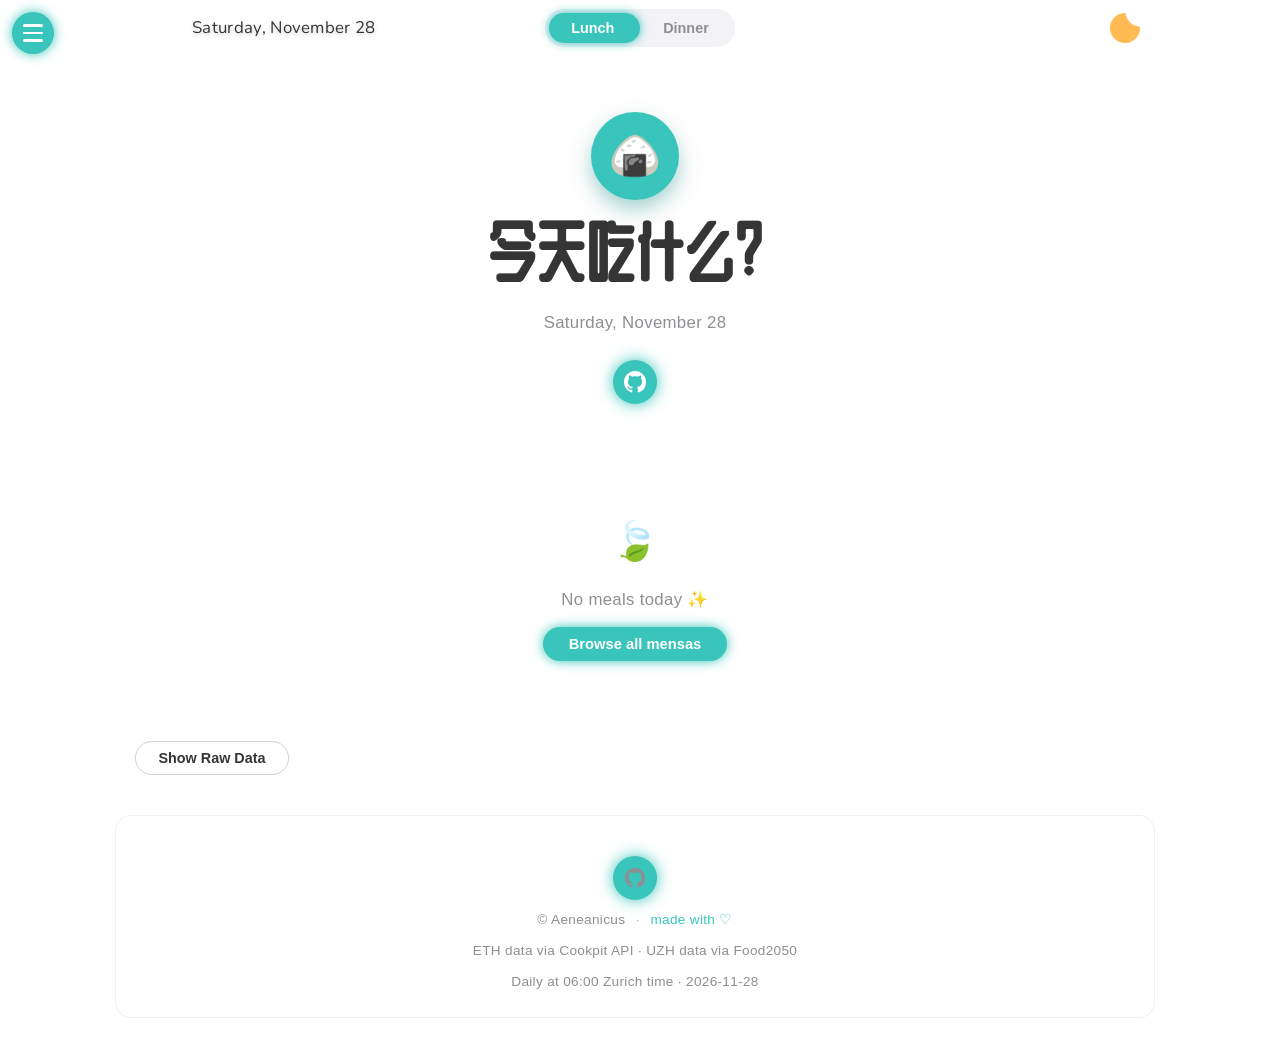
<file: index.html>
<!DOCTYPE html>
<html lang="en">
<head>
  <meta charset="utf-8">
  <title>Mensa Kawaii — 2026-11-28</title>
  <meta name="viewport" content="width=device-width,initial-scale=1">
  <meta name="description" content="ETH & UZH mensa menus with full nutrition — kawaii edition.">
  <link rel="preconnect" href="https://fonts.googleapis.com">
  <link rel="preconnect" href="https://fonts.gstatic.com" crossorigin>
  <!-- Display type: rounded modern sans (koharu ChillRound equivalent:
       Nunito for latin/digits + ZCOOL QingKe HuangYou for CJK) -->
  <link href="https://fonts.googleapis.com/css2?family=Nunito:wght@600;700;800&family=ZCOOL+QingKe+HuangYou&display=swap" rel="stylesheet">
  <link rel="stylesheet" href="style.css?v=ffa5111">
  <!-- FOUC prevention: apply the stored/system theme before first paint. -->
  <script>
    (function () {
      try {
        var t = localStorage.getItem('theme');
        if (!t) t = window.matchMedia('(prefers-color-scheme: dark)').matches ? 'dark' : 'light';
        document.documentElement.dataset.theme = t;
        if (t === 'dark') document.documentElement.classList.add('dark');
      } catch (e) { /* ignore */ }
    })();
  </script>
</head>
<body>
  <!-- Scroll progress (subtle primary bar). -->
  <div class="progress" id="progress" aria-hidden="true"></div>

  <!-- Hamburger: BODY-level fixed sibling of .app and #selector (containing-
       block trap avoidance, from the original eth-uzh-nutrition site). -->
  <button class="menu-btn" id="menu-btn" type="button"
          aria-label="Toggle mensa selector"
          aria-controls="selector" aria-expanded="false">
    <span class="menu-bar"></span>
    <span class="menu-bar"></span>
    <span class="menu-bar"></span>
  </button>

  <div class="app" id="app">

    <!-- ============ Header: kami glass bar ============
         blur(20px) saturate(180%) + --bg-opacity; opacity mapped to
         scroll depth (threshold 50px); hide on mobile past first screen -->
    <header class="site-header" id="site-header">
      <div class="header-inner">
        <span class="header-date" id="date-heading">Loading…</span>
        <div class="segmented" aria-label="Meal time">
          <span class="seg-thumb" aria-hidden="true"></span>
          <button class="seg-option active" type="button" data-meal="Lunch" aria-pressed="true">Lunch</button>
          <button class="seg-option" type="button" data-meal="Dinner" aria-pressed="false">Dinner</button>
        </div>
        <button class="theme-toggle" id="theme-toggle" type="button" aria-label="Toggle theme">
          <span class="toggle">
            <input type="checkbox" class="toggle-input" aria-hidden="true" tabindex="-1">
            <span class="toggle-indicator" aria-hidden="true"></span>
          </span>
        </button>
      </div>
    </header>

    <!-- ============ Intro: kami homepage pattern ============
         avatar-badge (glow copy) + TextUp title + introduce line.
         Lives OUTSIDE #content: renderContent() replaces main's
         innerHTML, so intro must be a sibling of main. -->
    <section class="intro">
      <div class="intro-badge" aria-hidden="true">🍙</div>
      <h1 class="intro-title" id="intro-title" aria-label="今天吃什么？">今天吃什么？</h1>
      <p class="intro-sub" id="intro-date">…</p>
      <!-- kami Social pattern: colored circle icons (GitHub octicon SVG,
           not the emoji — the emoji octopus renders poorly) -->
      <div class="intro-social">
        <a class="social-circle" href="https://github.com/LukasAxelsen/eth-uzh-nutrition-kawaii"
           target="_blank" rel="noopener" aria-label="GitHub repository">
          <svg viewBox="0 0 16 16" width="22" height="22" fill="currentColor" aria-hidden="true"><path d="M8 0C3.58 0 0 3.58 0 8c0 3.54 2.29 6.53 5.47 7.59.4.07.55-.17.55-.38 0-.19-.01-.82-.01-1.49-2.01.37-2.53-.49-2.69-.94-.09-.23-.48-.94-.82-1.13-.28-.15-.68-.52-.01-.53.63-.01 1.08.58 1.23.82.72 1.21 1.87.87 2.33.66.07-.52.28-.87.51-1.07-1.78-.2-3.64-.89-3.64-3.95 0-.87.31-1.59.82-2.15-.08-.2-.36-1.02.08-2.12 0 0 .67-.21 2.2.82.64-.18 1.32-.27 2-.27s1.36.09 2 .27c1.53-1.04 2.2-.82 2.2-.82.44 1.1.16 1.92.08 2.12.51.56.82 1.27.82 2.15 0 3.07-1.87 3.75-3.65 3.95.29.25.54.73.54 1.48 0 1.07-.01 1.93-.01 2.2 0 .21.15.46.55.38A8.01 8.01 0 0016 8c0-4.42-3.58-8-8-8z"/></svg>
        </a>
      </div>
    </section>

    <main class="main" id="content" aria-live="polite">
      <!-- Mensa sections are rendered here by app.js -->
      <div class="loading" id="loading"><span class="loading-emoji" aria-hidden="true">🍙</span><p>Loading menu data…</p></div>
    </main>

    <!-- ====================== Raw data ======================= -->
    <div class="raw-section">
      <button class="raw-btn" id="raw-toggle" type="button"
              aria-expanded="false" aria-controls="raw-panel">Show Raw Data</button>
      <div class="raw-panel" id="raw-panel">
        <div class="raw-head">
          <span class="raw-title">Raw Data</span>
          <button class="copy-btn" id="copy-btn" type="button">Copy</button>
        </div>
        <pre class="raw-text" id="raw-text"></pre>
      </div>
    </div>

    <!-- ============ Footer: kami glass + social circle ============ -->
    <footer class="footer">
      <a class="footer-social" href="https://github.com/LukasAxelsen/eth-uzh-nutrition-kawaii"
         target="_blank" rel="noopener" aria-label="GitHub repository">
        <svg viewBox="0 0 16 16" width="20" height="20" fill="currentColor" aria-hidden="true"><path d="M8 0C3.58 0 0 3.58 0 8c0 3.54 2.29 6.53 5.47 7.59.4.07.55-.17.55-.38 0-.19-.01-.82-.01-1.49-2.01.37-2.53-.49-2.69-.94-.09-.23-.48-.94-.82-1.13-.28-.15-.68-.52-.01-.53.63-.01 1.08.58 1.23.82.72 1.21 1.87.87 2.33.66.07-.52.28-.87.51-1.07-1.78-.2-3.64-.89-3.64-3.95 0-.87.31-1.59.82-2.15-.08-.2-.36-1.02.08-2.12 0 0 .67-.21 2.2.82.64-.18 1.32-.27 2-.27s1.36.09 2 .27c1.53-1.04 2.2-.82 2.2-.82.44 1.1.16 1.92.08 2.12.51.56.82 1.27.82 2.15 0 3.07-1.87 3.75-3.65 3.95.29.25.54.73.54 1.48 0 1.07-.01 1.93-.01 2.2 0 .21.15.46.55.38A8.01 8.01 0 0016 8c0-4.42-3.58-8-8-8z"/></svg>
      </a>
      <div class="footer-row">
        <span>© Aeneanicus</span>
        <span class="footer-dot">·</span>
        <span class="footer-heart">made with ♡</span>
      </div>
      <div class="footer-sources">
        ETH data via <a href="https://idapps.ethz.ch/cookpit-pub-services/v1/meals" target="_blank" rel="noopener">Cookpit API</a>
        ·
        UZH data via <a href="https://app.food2050.ch" target="_blank" rel="noopener">Food2050</a>
      </div>
      <div class="footer-updated">Daily at 06:00 Zurich time · <span id="footer-date">2026-11-28</span></div>
    </footer>
  </div>

  <!-- ============ Mensa selector: kami glass drawer ============ -->
  <div id="selector" class="selector" aria-label="Mensa selector" aria-hidden="true">
    <div class="selector-columns">
      <section class="selector-pane">
        <h3 class="selector-pane-title">Mensas</h3>
        <div class="selector-mensas"></div>
      </section>

      <section class="selector-pane">
        <h3 class="selector-pane-title">Groups</h3>
        <div class="selector-groups">
          <div class="group-rows"></div>
          <div class="group-add">
            <input id="group-input" type="text" placeholder="New group name"
                   aria-label="New group name" autocomplete="off">
            <button id="group-add-btn" type="button">Add</button>
            <span class="group-add-msg" id="group-add-msg" role="status" aria-live="polite"></span>
          </div>
        </div>
      </section>

      <section class="selector-prefs" aria-label="Effects">
        <label class="pref" title="Decorative motion (entry / number roll)">
          <input type="checkbox" id="motion-toggle"> <span>Motion</span>
        </label>
      </section>
    </div>
  </div>

  <script src="app.js?v=ffa5111"></script>
</body>
</html>
</file>
<file: style.css>
/* ============================================================
   Mensa Kawaii — style.css (kami-first redesign)

   Art direction: mx-space/kami (Innei) — "Colorful, flat, cute
   and comfortable".
   - semantic color tokens + iOS gray scale (variables.css)
   - teal primary (--green #39c5bb / dark #1f8f93), configurable
     by swapping one token
   - pure light/dark backgrounds (#fff / #111), no gradients
   - glass = floating layers only (header, drawer, footer):
     blur(20px) saturate(180%) + 72% alpha + scroll-driven opacity
   - homepage intro pattern: avatar-badge with glow copy, TextUp
     title, introduce line
   - colored capsule section titles with emoji slot (news-head)
   - flat cards: surface + hairline border + radius + hover shadow
   - primary-colored scrollbar / focus ring / selection

   Typography: koharu (ChillRound equivalent) — Nunito + ZCOOL
   QingKe HuangYou rounded display, system-rounded body, 0.02em
   tracking, tabular numbers for data.

   Reliability (kept from previous rewrite):
   - PROGRESSIVE ENHANCEMENT: content visible without JS; every
     hidden state lives under html.js
   - entry animations settle VISIBLE (static opacity:1 on .entered,
     keyframe only fills the delay window)
   ============================================================ */

/* ============================================================
   1. Design tokens — kami variables.css (verbatim values)
   ============================================================ */
:root {
  /* --- kami semantic colors --- */
  --red: rgb(255, 59, 48);
  --yellow: #ffc107;
  --blue: #6495ed;
  --green: #39c5bb;        /* teal — the primary */
  --brown: #795548;
  --purple: #8a2be2;
  --pink: #eb445a;
  --light-bg: #fff;
  --shallow: #eee;
  --black: #353535;

  /* --- kami iOS gray scale (hierarchy: 1 deepest -> 6 lightest) --- */
  --gray-1: #8e8e93;
  --gray-2: #aeaeb2;
  --gray-3: rgb(199, 199, 204);
  --gray-4: rgb(209, 209, 214);
  --gray-5: rgb(229, 229, 234);
  --gray-6: rgb(242, 242, 247);

  /* --- primary/secondary/accent: aliases to semantic colors --- */
  --primary: var(--green);
  --secondary: var(--yellow);
  --accent: var(--green);

  /* --- kami glass --- */
  --bg-opacity: rgba(255, 255, 255, 0.72);
  --glass-border: rgb(187 187 187 / 20%);

  /* --- kami shadows --- */
  --shadow-card: 0 0.625rem 1.875rem rgba(90, 97, 105, 0.12);
  --shadow-card-darker: 0 0 2rem rgba(0, 0, 0, 0.1);

  /* --- kami motion --- */
  --spring: cubic-bezier(0.34, 1.56, 0.64, 1);
  --ease: cubic-bezier(0.4, 0, 0.2, 1);

  /* --- layout & typography (koharu ChillRound equivalent) --- */
  --content-w: 1040px;
  --font-display: "Nunito", "ZCOOL QingKe HuangYou", "Yuanti SC", "YouYuan",
                  "PingFang SC", "Hiragino Sans GB", "Microsoft YaHei", sans-serif;
  --font-body: -apple-system, BlinkMacSystemFont, "Yuanti SC", "YouYuan",
               "Segoe UI", "PingFang SC", "Hiragino Sans GB", "Microsoft YaHei", sans-serif;
  --font-mono: ui-monospace, SFMono-Regular, "SF Mono", Menlo, Consolas, monospace;

  /* --- theme-toggle colors --- */
  --theme-toggle-color: #ffbb52;
  --theme-background-color: #17181c;
}

html.dark {
  color-scheme: dark;
  /* --- kami semantic colors (dark remap) --- */
  --red: rgb(255, 69, 58);
  --green: #1f8f93;        /* dark teal */
  --yellow: #ffc107;
  --blue: #6495ed;
  --brown: #c6aa9f;
  --purple: #b260ea;
  --pink: #eb4b63;
  --light-bg: #111;
  --shallow: #333;
  --black: #ddd;

  /* --- kami iOS gray scale (dark) --- */
  --gray-2: rgb(99, 99, 102);
  --gray-3: rgb(72, 72, 74);
  --gray-4: rgb(58, 58, 60);
  --gray-5: rgb(44, 44, 46);
  --gray-6: rgb(28, 28, 30);

  --primary: var(--green);
  --accent: var(--green);

  --bg-opacity: rgba(29, 29, 31, 0.72);
  --shadow-card-darker: 0 0 2rem rgba(0, 0, 0, 0.5);
}

/* kami: glass fallback for browsers without backdrop-filter */
@supports not (backdrop-filter: blur(1px)) {
  :root { --bg-opacity: #fff; }
  html.dark { --bg-opacity: rgba(29, 29, 31, 0.98); }
}

/* ============================================================
   2. Reset & base (kami theme.css essentials)
   ============================================================ */
*, *::before, *::after { box-sizing: border-box; margin: 0; padding: 0; }

html { scrollbar-gutter: stable; }

body {
  background-color: var(--light-bg);
  color: var(--black);
  font-family: var(--font-body);
  font-size: 16px;
  line-height: 1.7;
  letter-spacing: 0.02em;
  font-variant-numeric: tabular-nums;
  min-height: 100vh;
  -webkit-font-smoothing: antialiased;
  overscroll-behavior-y: none;
  transition: background-color 0.3s ease, color 0.3s ease;
}

h1, h2, h3, h4, h5, h6 { font-family: var(--font-display); font-weight: 700; }

button { font-family: inherit; cursor: pointer; -webkit-tap-highlight-color: transparent; }
a { color: inherit; text-decoration: none; }

/* kami: selection = primary background, white text */
::selection { background: var(--primary); color: #fff; }

html.scroll-locked { overflow: hidden; }

/* kami scrollbar: primary thumb */
::-webkit-scrollbar { width: 10px; height: 10px; background: var(--light-bg); }
::-webkit-scrollbar-thumb { background: var(--primary); border-radius: 5px; border: 3px solid var(--light-bg); }
::-webkit-scrollbar-thumb:hover { background: var(--green); }

/* kami: focus ring via primary box-shadow */
*:not(input):not(textarea):focus-visible {
  outline: 0 !important;
  box-shadow: var(--primary) 0px 0px 0px 2px !important;
}

/* kami global micro-transitions (color fast; box-shadow transitions
   live on the components that actually need them) */
body * {
  transition: color 0.1s ease, background-color 0.1s ease, border-color 0.1s ease;
}

/* ============================================================
   3. Scroll progress
   ============================================================ */
.progress {
  position: fixed;
  top: 0; left: 0; right: 0;
  height: 3px;
  z-index: 400;
  background: var(--primary);
  transform: scaleX(0);
  transform-origin: 0 50%;
  pointer-events: none;
}

/* ============================================================
   4. Header — kami glass bar
   (HeaderBase.tsx: opacity = position/50 clamped 0..1,
    hide only on mobile past the first screen height)
   ============================================================ */
.site-header {
  position: fixed;
  top: 0; left: 0; right: 0;
  z-index: 150;
  height: 56px;
  transition: transform 0.3s var(--ease);
}

.site-header::before {
  content: "";
  position: absolute;
  inset: 0;
  z-index: -1;
  backdrop-filter: blur(20px) saturate(180%);
  -webkit-backdrop-filter: blur(20px) saturate(180%);
  background-color: var(--bg-opacity);
  border-bottom: 1px solid var(--glass-border);
  opacity: var(--header-opacity, 0);
  transition: opacity 0.3s ease-out;
  pointer-events: none;
}
/* No-JS fallback: the glass bar must be visible without JS driving
   --header-opacity (progressive enhancement). */
html:not(.js) .site-header::before { opacity: 1; }

.site-header.hide { transform: translateY(-100%); }

.header-inner {
  max-width: var(--content-w);
  margin-inline: auto;
  padding: 0.75rem 4.5rem;
  display: flex;
  align-items: center;
  justify-content: center;
  gap: 1rem;
  position: relative;
  height: 100%;
}

.header-date {
  font-family: var(--font-display);
  font-size: 1.05rem;
  color: var(--black);
  text-shadow: 0 0.15rem 0.25rem rgba(0, 0, 0, 0.2);
  white-space: nowrap;
  position: absolute;
  left: 4.5rem;
}

.theme-toggle {
  position: absolute;
  right: 1rem;
  top: 50%;
  transform: translateY(-50%);
  background: none;
  border: none;
  padding: 0.25rem;
  color: var(--theme-toggle-color);
  transition: transform 0.3s ease;
}
.theme-toggle:hover { transform: translateY(-50%) scale(1.1); }

/* ============================================================
   5. Intro — kami homepage pattern
   (avatar-badge glow + TextUp title + introduce line)
   ============================================================ */
.intro {
  display: flex;
  flex-direction: column;
  align-items: center;
  text-align: center;
  gap: 1rem;
  padding: 7rem 1.25rem 4rem;
}

/* Avatar-badge: ROUNDED emoji tile (kami avatar is a circle) with a
   blurred self-copy glow (kami avatar-shadow pattern). */
.intro-badge {
  position: relative;
  width: 88px;
  height: 88px;
  border-radius: 100%;
  background: var(--primary);
  display: flex;
  align-items: center;
  justify-content: center;
  font-size: 2.6rem;
  box-shadow: var(--shadow-card);
}
.intro-badge::after {
  content: "";
  position: absolute;
  left: 0; top: 10%;
  z-index: -1;
  border-radius: 100%;
  width: 100%;
  height: 100%;
  background: var(--primary);
  filter: blur(10px) brightness(0.9) opacity(0.45);
  transform: scale(0.95);
}

.intro-title {
  font-family: var(--font-display);
  font-size: clamp(2.4rem, 7vw, 4rem);
  line-height: 1.2;
  color: var(--black);
}

/* Kami TextUp — progressive + settles visible:
   .entered also sets static opacity:1 AND transform:none, so after
   the keyframe (backwards fill = only the delay window) the chars
   stay in their final position (no 10px bounce-back). */
.js .intro-title .char {
  display: inline-block;
  white-space: pre;
  opacity: 0;
  transform: translateY(10px);
}
.js .intro-title.entered .char {
  opacity: 1;
  transform: translateY(0);
  animation: char-up 0.55s var(--spring) backwards;
  animation-delay: calc(var(--i) * 45ms);
}
@keyframes char-up {
  from { opacity: 0; transform: translateY(10px); }
  to { opacity: 1; transform: translateY(0); }
}

.intro-sub {
  font-size: clamp(0.9rem, 2.2vw, 1.05rem);
  color: var(--gray-1);
}

/* kami Social pattern: colored circle icons with spring hover */
.intro-social {
  display: flex;
  gap: 0.8rem;
  margin-top: 0.4rem;
}
.social-circle,
.footer-social {
  display: inline-flex;
  align-items: center;
  justify-content: center;
  width: 44px;
  height: 44px;
  border-radius: 50%;
  background: var(--primary);
  color: #fff;
  font-size: 1.3rem;
  box-shadow: 0 0 0.9rem var(--primary);
  transition: transform 0.3s var(--spring);
}
.social-circle:hover,
.footer-social:hover { transform: scale(1.12) rotate(8deg); }

/* ============================================================
   6. Segmented control
   ============================================================ */
.segmented {
  position: relative;
  display: inline-flex;
  background: var(--gray-6);
  border-radius: 999px;
  padding: 0.25rem;
  gap: 0.25rem;
}

.seg-thumb {
  position: absolute;
  top: 0.25rem; bottom: 0.25rem;
  left: 0.25rem;
  width: calc(50% - 0.25rem);
  border-radius: 999px;
  background: var(--primary);
  box-shadow: 0 0 0.6rem var(--primary);
  transition: transform 0.3s var(--ease);
}
.segmented[data-meal="Dinner"] .seg-thumb { transform: translateX(100%); }

.seg-option {
  position: relative;
  z-index: 1;
  border: none;
  background: none;
  padding: 0.45rem 1.4rem;
  font-size: 0.9rem;
  font-weight: 700;
  border-radius: 999px;
  color: var(--gray-1);
  transition: color 0.3s ease;
}
.seg-option.active { color: #fff; }

/* ============================================================
   7. Theme toggle — koharu sun/moon morph (verbatim)
   ============================================================ */
.toggle { display: block; cursor: pointer; }
.toggle-input { position: absolute; opacity: 0; pointer-events: none; }

.toggle-indicator {
  border-radius: 50%;
  width: 30px;
  height: 30px;
  position: relative;
  display: block;
  box-shadow: inset 16px -16px 0 0 var(--theme-toggle-color, #ffbb52);
  transform: scale(1) rotate(-2deg);
  transition: box-shadow 0.5s ease 0s, transform 0.4s ease 0.1s;
}
.toggle-indicator::before {
  content: "";
  width: inherit;
  height: inherit;
  border-radius: inherit;
  position: absolute;
  left: 0; top: 0;
  background: transparent;
  transition: background 0.3s ease;
}
.toggle-indicator::after {
  content: "";
  width: 7px;
  height: 7px;
  border-radius: 50%;
  margin: -3.5px 0 0 -3.5px;
  position: absolute;
  top: 50%; left: 50%;
  box-shadow:
    0 -19px 0 var(--theme-toggle-color, #ffbb52),
    0 19px 0 var(--theme-toggle-color, #ffbb52),
    19px 0 0 var(--theme-toggle-color, #ffbb52),
    -19px 0 0 var(--theme-toggle-color, #ffbb52),
    13px 13px 0 var(--theme-toggle-color, #ffbb52),
    -13px 13px 0 var(--theme-toggle-color, #ffbb52),
    13px -13px 0 var(--theme-toggle-color, #ffbb52),
    -13px -13px 0 var(--theme-toggle-color, #ffbb52);
  transform: scale(0);
  transition: all 0.3s ease;
}

.toggle-input:checked + .toggle-indicator {
  box-shadow: inset 26px -26px 0 0 var(--theme-background-color, #17181c);
  transform: scale(0.5) rotate(0deg);
  transition: transform 0.3s ease 0.1s, box-shadow 0.2s ease 0s;
}
.toggle-input:checked + .toggle-indicator::before {
  background: var(--theme-toggle-color, #ffbb52);
  transition: background 0.3s ease 0.1s;
}
.toggle-input:checked + .toggle-indicator::after {
  transform: scale(1.5);
  transition: transform 0.5s ease 0.15s;
}

/* ============================================================
   8. Theme transition — gradient sweep (koharu enhancement)
   ============================================================ */
@keyframes gradient-sweep {
  from { mask-position: 100% 0; }
  to { mask-position: 0 0; }
}

html.theme-transition::view-transition-group(root) {
  height: 100dvh;
  overflow: clip;
}
html.theme-transition::view-transition-image-pair(root) {
  isolation: isolate;
  height: 100dvh;
}
html.theme-transition::view-transition-old(root) {
  animation: none;
  z-index: 0;
  height: 100%;
  object-fit: cover;
  object-position: left top;
}
html.theme-transition::view-transition-new(root) {
  mask-image: linear-gradient(to right, black 40%, transparent 60%);
  mask-size: 300% 100%;
  animation: gradient-sweep 0.5s cubic-bezier(0.4, 0, 0.2, 1) forwards;
  z-index: 1;
  height: 100%;
  object-fit: cover;
  object-position: left top;
}

html.theme-transition #site-header { view-transition-name: none; }

/* ============================================================
   9. Content: mensa sections + dish cards
   ============================================================ */
.main {
  max-width: var(--content-w);
  margin-inline: auto;
  padding: 0 1.25rem 2.5rem;
  display: flex;
  flex-direction: column;
  gap: 2rem;
}

.mensa-section { display: flex; flex-direction: column; gap: 0.9rem; }

/* Kami news-head capsule: white bold text, semantic bg, emoji slot */
.mensa-title {
  position: relative;
  display: inline-flex;
  align-items: center;
  align-self: flex-start;
  gap: 0.6rem;
  font-family: var(--font-display);
  font-size: clamp(1.05rem, 3vw, 1.3rem);
  font-weight: 700;
  color: #fff;
  background: var(--purple);
  border-radius: 1em;
  padding: 0.55em 1.6em 0.55em 3.2em;
  cursor: pointer;
  user-select: none;
  transition: filter 0.2s ease, transform 0.2s ease;
}
.mensa-title:hover { filter: brightness(1.12); transform: translateY(-1px); }

/* kami: darker icon slot inside the capsule; micro-delight on hover */
.mensa-title::before {
  content: attr(data-emoji);
  position: absolute;
  left: 0;
  top: 0;
  bottom: 0;
  display: flex;
  align-items: center;
  justify-content: center;
  width: 2.4em;
  border-radius: 1em;
  background: rgb(0 0 0 / 10%);
  font-size: 1em;
  line-height: 1;
  transition: transform 0.3s var(--spring);
}
.mensa-title:hover::before { transform: scale(1.18); }

.mensa-title[data-group-color="Central"] { background: var(--purple); }
.mensa-title[data-group-color="Hoengg"] { background: var(--blue); }
.mensa-title[data-group-color="Irchel"] { background: var(--green); }
.mensa-title[data-group-color="Oerlikon"] { background: var(--red); }
.mensa-title[data-group-color="Other"] { background: var(--gray-1); }

.mensa-caret {
  display: inline-block;
  width: 0.5em;
  height: 0.5em;
  border-right: 2.5px solid rgba(255, 255, 255, 0.85);
  border-bottom: 2.5px solid rgba(255, 255, 255, 0.85);
  transform: rotate(45deg);
  transition: transform 0.3s var(--ease);
  flex-shrink: 0;
}
.mensa-section.collapsed .mensa-caret { transform: rotate(-45deg); }

/* dish-count badge inside the capsule (kami chip-count pattern) */
.mensa-count {
  font-family: var(--font-display);
  font-size: 0.72rem;
  font-weight: 700;
  background: rgb(255 255 255 / 25%);
  color: #fff;
  border-radius: 999px;
  padding: 0.1em 0.7em;
  margin-left: 0.2em;
  flex-shrink: 0;
}

.mensa-dishes {
  overflow: hidden;
  transition: max-height 0.35s var(--ease);
  display: grid;
  grid-template-columns: repeat(auto-fill, minmax(330px, 1fr));
  gap: 1rem;
}

/* --- Dish card: kami flat card in a grid --- */
.dish {
  position: relative;
  display: flex;
  flex-direction: column;
  gap: 0.7rem;
  background: var(--light-bg);
  border: 1px solid var(--glass-border);
  border-radius: 0.5rem;
  padding: 1rem 1.1rem;
  box-shadow: var(--shadow-card);
  transition: box-shadow 0.5s ease, transform 0.2s ease, border-color 0.1s ease;
}

.dish:hover {
  box-shadow: var(--shadow-card-darker);
  transform: translateY(-2px);
  border-color: var(--primary);
}
/* micro-delight: the line label picks up the primary on hover */
.dish:hover .dish-label { color: var(--primary); }

/* Kami BottomToUp entry — progressive + settles visible */
.js .dish { opacity: 0; }
.js .dish.entered {
  opacity: 1;
  animation: dish-in 0.55s var(--spring) backwards;
  animation-delay: calc(var(--i, 0) * 55ms);
}
@keyframes dish-in {
  from { opacity: 0; transform: translateY(2rem); }
  to { opacity: 1; transform: translateY(0); }
}

.dish-head {
  display: flex;
  align-items: flex-start;
  justify-content: space-between;
  gap: 0.9rem;
}

.dish-main { flex: 1; min-width: 0; }

.dish-label {
  font-family: var(--font-display);
  font-size: 0.68rem;
  font-weight: 700;
  letter-spacing: 0.12em;
  text-transform: uppercase;
  color: var(--gray-1);
  margin-bottom: 0.15rem;
}

.dish-name {
  font-family: var(--font-display);
  font-size: 1.1rem;
  font-weight: 700;
  line-height: 1.3;
  color: var(--black);
}

/* kcal badge: circular primary chip, the dish's hero number
   (kami NumberRecorder display pattern) */
.dish-kcal {
  flex-shrink: 0;
  min-width: 4.2em;
  padding: 0.35em 0.8em;
  border-radius: 999px;
  background: var(--primary);
  color: #fff;
  font-family: var(--font-display);
  font-size: 0.85rem;
  font-weight: 800;
  text-align: center;
  line-height: 1.2;
  box-shadow: 0 0 0.6rem var(--primary);
  white-space: nowrap;
}

.dish-desc {
  font-size: 0.86rem;
  color: var(--gray-1);
  line-height: 1.55;
  overflow-wrap: anywhere;
  display: -webkit-box;
  -webkit-line-clamp: 2;
  -webkit-box-orient: vertical;
  overflow: hidden;
}

/* ============================================================
   10. Nutrition table
   ============================================================ */
.nutrition-col { width: 100%; }

.nutrition-table {
  border-collapse: collapse;
  font-size: 0.75rem;
  width: 100%;
  min-width: 0;
}
.nutrition-table thead th {
  font-family: var(--font-display);
  font-size: 0.62rem;
  font-weight: 700;
  letter-spacing: 0.12em;
  text-transform: uppercase;
  color: var(--gray-1);
  text-align: right;
  padding: 0.25rem 0.4rem;
  border-bottom: 1px solid var(--glass-border);
}
.nutrition-table thead th:first-child { text-align: left; }

.nutrition-table td {
  padding: 0.22rem 0.4rem;
  text-align: right;
  border-bottom: 1px dashed var(--gray-5);
  font-variant-numeric: tabular-nums;
}
.nutrition-table td:first-child { text-align: left; }
.nutrition-table tbody tr:last-child td { border-bottom: none; }

.n-label { color: var(--gray-1); }
.n-val { color: var(--black); }

/* Energy is the hero number of a dish */
.nutrition-table tbody tr:first-child .n-val:not(:empty) {
  font-family: var(--font-display);
  font-size: 1.05rem;
  font-weight: 700;
  line-height: 1.2;
  color: var(--primary);
}

/* ============================================================
   11. Selector drawer — kami glass panel
   ============================================================ */
#selector {
  position: fixed;
  top: 0; left: 0; bottom: 0;
  width: min(380px, 100vw);
  z-index: 200;
  background: var(--bg-opacity);
  backdrop-filter: blur(20px) saturate(180%);
  -webkit-backdrop-filter: blur(20px) saturate(180%);
  border-right: 1px solid var(--glass-border);
  box-shadow: var(--shadow-card-darker);
  transform: translateX(-100%);
  transition: transform 0.3s var(--ease);
  display: flex;
  flex-direction: column;
  overflow-y: auto;
  padding: 1.25rem;
  visibility: hidden;
}
#selector.open { transform: translateX(0); visibility: visible; }

.selector-columns { display: flex; flex-direction: column; gap: 1.25rem; flex: 1; }

.selector-pane-title {
  font-family: var(--font-display);
  font-size: 1rem;
  font-weight: 700;
  color: var(--primary);
  margin-bottom: 0.6rem;
  letter-spacing: 0.08em;
}

.selector-mensas {
  display: flex;
  flex-direction: column;
  gap: 0.15rem;
  max-height: 38vh;
  overflow-y: auto;
  padding-right: 0.25rem;
}

.mensa-row {
  display: flex;
  align-items: center;
  gap: 0.65rem;
  padding: 0.5rem 0.6rem;
  border-radius: 0.5rem;
  cursor: pointer;
  user-select: none;
  transition: background-color 0.2s ease;
}
.mensa-row:hover { background: var(--shallow); }

.mensa-check {
  width: 18px; height: 18px;
  border: 2px solid var(--gray-2);
  border-radius: 50%;
  flex-shrink: 0;
  display: inline-block;
  transition: border-color 0.25s ease, background-color 0.25s ease;
}
.mensa-row.selected .mensa-check {
  border-color: var(--primary);
  background: radial-gradient(circle, var(--primary) 0 45%, transparent 55%);
}

.mensa-label {
  font-size: 0.92rem;
  color: var(--black);
  line-height: 1.3;
}

/* --- Group chips --- */
.group-rows {
  display: flex;
  flex-wrap: wrap;
  gap: 0.5rem;
  margin-bottom: 0.9rem;
}

.group-chip {
  display: inline-flex;
  align-items: center;
  gap: 0.4rem;
  border: 1px solid var(--gray-4);
  background: var(--light-bg);
  color: var(--black);
  border-radius: 999px;
  padding: 0.35rem 0.85rem;
  font-size: 0.85rem;
  font-weight: 600;
  transition: border-color 0.25s ease, color 0.25s ease, background-color 0.25s ease;
}
.group-chip:hover:not(:disabled) {
  border-color: var(--primary);
  color: var(--primary);
}
.group-chip:disabled { opacity: 0.5; cursor: not-allowed; }

/* kami interaction: the group matching the current selection is active */
.group-chip.active {
  border-color: var(--primary);
  background: var(--primary);
  color: #fff;
  font-weight: 700;
}
.group-chip.active .chip-count { background: rgb(255 255 255 / 25%); color: #fff; }

.chip-count {
  font-size: 0.72rem;
  background: var(--gray-6);
  color: var(--gray-1);
  border-radius: 999px;
  padding: 0.05rem 0.5rem;
}
.group-chip:hover:not(:disabled) .chip-count { color: var(--primary); }

.chip-x {
  font-size: 0.9rem;
  line-height: 1;
  color: var(--gray-1);
  padding: 0 0.1rem;
}
.chip-x:hover { color: var(--red); }

.group-add { display: flex; align-items: center; gap: 0.5rem; flex-wrap: wrap; }

.group-add input {
  flex: 1;
  min-width: 8rem;
  border: 1px solid var(--gray-4);
  background: var(--light-bg);
  color: var(--black);
  border-radius: 0.5rem;
  padding: 0.5rem 0.8rem;
  font-size: 0.9rem;
  font-family: inherit;
  transition: border-color 0.25s ease, box-shadow 0.25s ease;
}
.group-add input:focus-visible {
  outline: none;
  border-color: var(--primary);
  box-shadow: 0 0 0 3px var(--primary);
}

.group-add button {
  border: none;
  background: var(--primary);
  color: #fff;
  border-radius: 0.5rem;
  padding: 0.5rem 1.1rem;
  font-size: 0.9rem;
  font-weight: 700;
  transition: filter 0.2s ease, transform 0.2s ease;
}
.group-add button:hover { filter: brightness(1.1); transform: translateY(-1px); }

.group-add-msg {
  width: 100%;
  font-size: 0.8rem;
  color: var(--primary);
  min-height: 1em;
}

.selector-prefs {
  display: flex;
  gap: 1rem;
  padding-top: 0.9rem;
  border-top: 1px dashed var(--gray-4);
}
.pref {
  display: inline-flex;
  align-items: center;
  gap: 0.45rem;
  font-size: 0.85rem;
  color: var(--gray-1);
  cursor: pointer;
  user-select: none;
}
.pref input {
  accent-color: var(--primary);
  width: 1rem; height: 1rem;
  cursor: pointer;
}

/* ============================================================
   12. Hamburger (body-level fixed)
   ============================================================ */
.menu-btn {
  position: fixed;
  top: 12px; left: 12px;
  z-index: 300;
  width: 42px; height: 42px;
  padding: 0;
  background: var(--primary);
  border: none;
  border-radius: 50%;
  box-shadow: 0 0 0.75rem var(--primary);
  display: flex;
  flex-direction: column;
  align-items: center;
  justify-content: center;
  gap: 5px;
  transition: transform 0.3s var(--ease), box-shadow 0.3s ease;
}
.menu-btn:hover { box-shadow: 0 0 0.9rem var(--green); }

.menu-bar {
  display: block;
  width: 20px;
  height: 2.5px;
  border-radius: 2px;
  background: #fff;
}

body.menu-open .menu-btn { transform: translateX(calc(100vw - 54px)); }
@media (min-width: 992px) {
  body.menu-open .menu-btn { transform: translateX(calc(380px - 54px)); }
}

/* ============================================================
   13. Raw data section
   ============================================================ */
.raw-section {
  max-width: var(--content-w);
  margin-inline: auto;
  padding: 0 1.25rem 2.5rem;
  width: 100%;
}

.raw-btn {
  border: 1px solid var(--gray-4);
  background: var(--light-bg);
  color: var(--black);
  border-radius: 999px;
  padding: 0.5rem 1.4rem;
  font-size: 0.9rem;
  font-weight: 700;
  transition: border-color 0.25s ease, color 0.25s ease;
}
.raw-btn:hover {
  border-color: var(--primary);
  color: var(--primary);
}

.raw-panel {
  display: none;
  margin-top: 0.9rem;
  border: 1px solid var(--glass-border);
  border-radius: 0.5rem;
  background: var(--shallow);
  overflow: hidden;
}
.raw-panel.open { display: block; }

.raw-head {
  display: flex;
  align-items: center;
  justify-content: space-between;
  padding: 0.6rem 1rem;
  border-bottom: 1px solid var(--glass-border);
}
.raw-title {
  font-family: var(--font-display);
  font-size: 0.85rem;
  font-weight: 700;
  letter-spacing: 0.1em;
  color: var(--gray-1);
}

.copy-btn {
  border: 1px solid var(--gray-4);
  background: var(--light-bg);
  color: var(--black);
  border-radius: 0.5rem;
  padding: 0.3rem 0.9rem;
  font-size: 0.82rem;
  font-weight: 600;
  transition: border-color 0.25s ease, color 0.25s ease;
}
.copy-btn:hover { border-color: var(--primary); color: var(--primary); }
.copy-btn.copied { border-color: var(--green); color: var(--green); }

.raw-text {
  padding: 1rem;
  font-family: var(--font-mono);
  font-size: 0.78rem;
  line-height: 1.6;
  color: var(--black);
  white-space: pre-wrap;
  overflow-wrap: anywhere;
  max-height: 50vh;
  overflow-y: auto;
}

/* ============================================================
   14. Footer — kami glass + social circle
   ============================================================ */
.footer {
  position: relative;
  max-width: var(--content-w);
  margin-inline: auto;
  margin-bottom: 2.5rem;
  padding: 2.5rem 1.25rem 1.5rem;
  text-align: center;
  font-size: 0.85rem;
  color: var(--gray-1);
  display: flex;
  flex-direction: column;
  align-items: center;
  gap: 0.5rem;
  border-radius: 1rem;
  backdrop-filter: blur(20px) saturate(180%);
  -webkit-backdrop-filter: blur(20px) saturate(180%);
  background: var(--bg-opacity);
  border: 1px solid var(--glass-border);
}

.footer a { color: var(--gray-1); transition: color 0.25s ease; }
.footer a:hover { color: var(--primary); }
.footer-dot { margin: 0 0.4rem; opacity: 0.6; }
.footer-heart { color: var(--primary); }

/* ============================================================
   15. Loading / empty / error states
   ============================================================ */
.loading {
  display: flex;
  flex-direction: column;
  align-items: center;
  gap: 0.6rem;
  padding: 3rem 0;
  color: var(--gray-1);
}
.loading-emoji {
  display: inline-block;
  font-size: 2.6rem;
  animation: bounce-soft 1.2s ease-in-out infinite;
}

.no-meals, .error {
  display: flex;
  flex-direction: column;
  align-items: center;
  gap: 0.8rem;
  text-align: center;
  padding: 2.5rem 0;
  color: var(--gray-1);
  font-size: 1.05rem;
}
.error { color: var(--red); }

.no-meals-btn {
  border: none;
  background: var(--primary);
  color: #fff;
  border-radius: 999px;
  padding: 0.55rem 1.6rem;
  font-size: 0.92rem;
  font-weight: 700;
  box-shadow: 0 0 0.75rem var(--primary);
  transition: filter 0.2s ease, transform 0.2s ease;
}
.no-meals-btn:hover { filter: brightness(1.1); transform: translateY(-1px); }

@keyframes bounce-soft {
  0%, 100% { transform: translateY(0); }
  50% { transform: translateY(-10px); }
}

/* ============================================================
   16. Motion & accessibility
   ============================================================ */
html.motion-off .loading-emoji { animation: none; }
html.motion-off .intro-title .char,
html.motion-off .dish {
  opacity: 1 !important;
  animation: none !important;
}

@media (prefers-reduced-motion: reduce) {
  .loading-emoji,
  .intro-title .char,
  .dish {
    animation: none !important;
    opacity: 1 !important;
  }
  *, *::before, *::after {
    transition-duration: 0.01ms !important;
  }
}

/* ============================================================
   17. Responsive
   ============================================================ */
@media (max-width: 992px) {
  .header-inner { padding: 0.75rem 3.5rem; }
  .header-date { left: 3.5rem; }
}

@media (max-width: 768px) {
  .header-date { display: none; }
  .header-inner { justify-content: center; padding: 0.75rem 3.5rem; }
  .intro { padding: 6.5rem 1.25rem 3rem; }
}

@media (max-width: 480px) {
  #selector { width: 100vw; }
  body.menu-open .app { transform: translateX(100vw); }
}
@media (min-width: 481px) {
  /* drawer width and app shift use the same 380px so the drawer never
     overlaps the shifted app (subagent review fix) */
  body.menu-open .app { transform: translateX(380px); }
}

.app {
  transition: transform 0.3s var(--ease);
}
</file>
